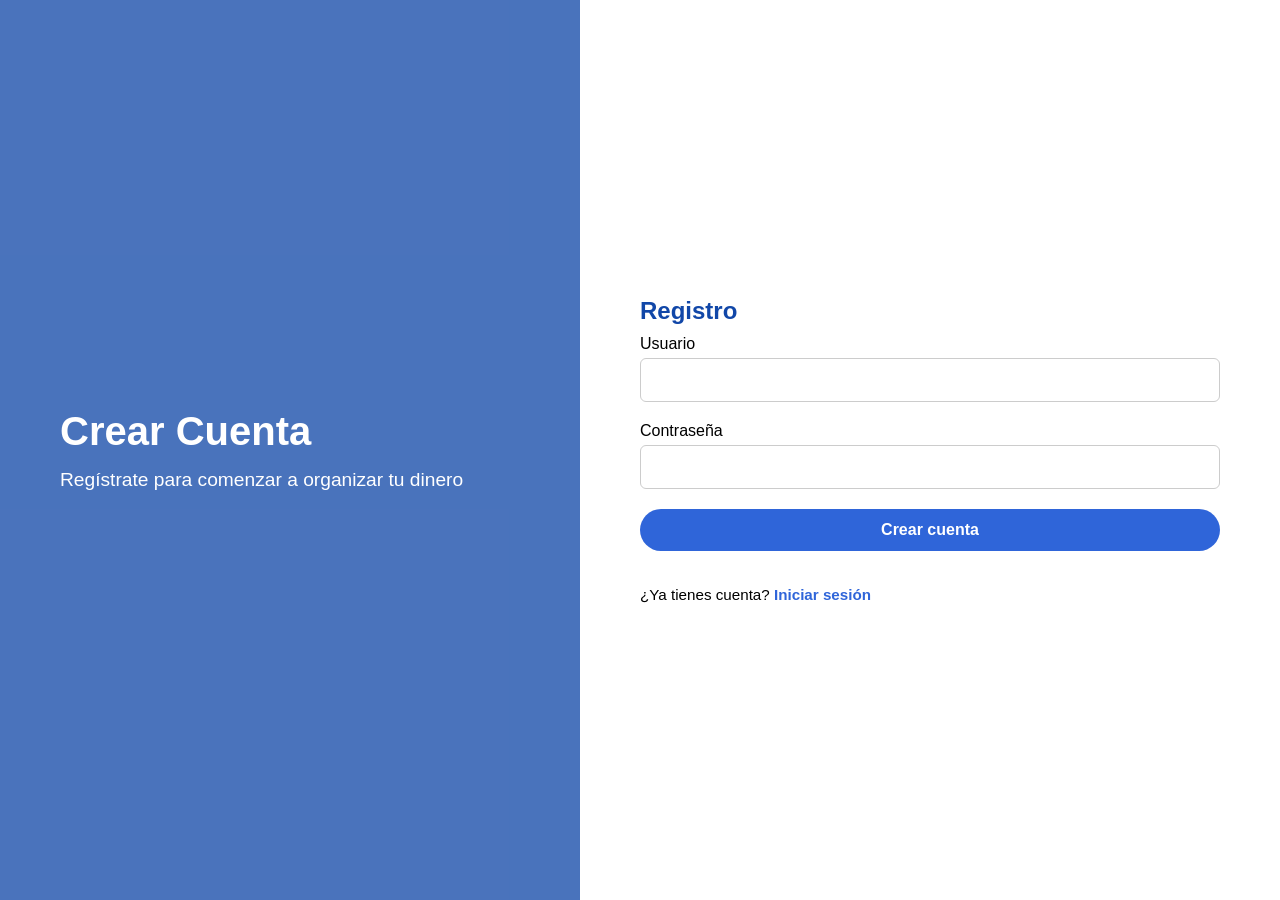
<file: registro.html>
<!DOCTYPE html>
<html lang="es">
<head>
    <meta charset="UTF-8">
    <title>Registro</title>
    <meta name="viewport" content="width=device-width, initial-scale=1.0">
    <link rel="stylesheet" href="registro.css">
</head>

<body>

<div class="login-contenedor">

    <div class="login-imagen">
        <div class="overlay">
            <h1>Crear Cuenta</h1>
            <p>Regístrate para comenzar a organizar tu dinero</p>
        </div>
    </div>

    <div class="login-caja">

        <h2>Registro</h2>

        <form id="registroForm">
            <label>Usuario</label>
            <input type="text" id="nuevoUsuario">

            <label>Contraseña</label>
            <input type="password" id="nuevaPassword">

            <button type="submit">Crear cuenta</button>

            <p id="mensajeRegistro" class="mensaje"></p>
        </form>

        <p class="extra">
            ¿Ya tienes cuenta?
            <a href="login.html">Iniciar sesión</a>
        </p>

    </div>

</div>

<script src="registro.js"></script>
</body>
</html>
</file>
<file: registro.css>
* {
    margin: 0;
    padding: 0;
    box-sizing: border-box;
    font-family: "Segoe UI", Arial, sans-serif;
}

body {
    background-color: #f4f6f9;
    min-height: 100vh;
}

/* BOTÓN REGRESAR */
.contenedor-regresar {
    position: absolute;
    top: 20px;
    left: 20px;
    z-index: 10;
}

.btn-principal {
    background-color: #2f65d9;
    color: white;
    padding: 10px 22px;
    border-radius: 25px;
    text-decoration: none;
    font-weight: bold;
    font-size: 0.95rem;
    transition: background-color 0.3s ease, transform 0.2s ease;
    display: inline-block;
}

.btn-principal:hover {
    background-color: #1e4fbf;
    transform: scale(1.05);
}

/* CONTENEDOR */
.login-contenedor {
    display: flex;
    min-height: 100vh;
}

/* LADO IMAGEN */
.login-imagen {
    flex: 1;
    background-image: url("https://images.unsplash.com/photo-1554224155-8d04cb21cd6c");
    background-size: cover;
    background-position: center;
    position: relative;
}

/* OVERLAY */
.overlay {
    background: rgba(17, 71, 168, 0.75);
    color: white;
    height: 100%;
    padding: 80px 60px;
    display: flex;
    flex-direction: column;
    justify-content: center;
}

.overlay h1 {
    font-size: 2.5rem;
    margin-bottom: 15px;
}

.overlay p {
    font-size: 1.2rem;
}

/* CAJA LOGIN */
.login-caja {
    flex: 1;
    background-color: white;
    padding: 80px 60px;
    display: flex;
    flex-direction: column;
    justify-content: center;
    animation: aparecer 0.6s ease;
}

@keyframes aparecer {
    from {
        opacity: 0;
        transform: translateX(20px);
    }
    to {
        opacity: 1;
        transform: translateX(0);
    }
}

.login-caja h2 {
    color: #1147a8;
    margin-bottom: 10px;
}

.subtexto {
    margin-bottom: 30px;
    color: #555;
}

/* FORM */
form {
    display: flex;
    flex-direction: column;
}

label {
    margin-bottom: 5px;
    font-weight: 500;
}

input {
    padding: 12px;
    margin-bottom: 20px;
    border-radius: 6px;
    border: 1px solid #ccc;
    font-size: 1rem;
    transition: 0.3s;
}

input:focus {
    outline: none;
    border-color: #2f65d9;
    box-shadow: 0 0 5px rgba(47, 101, 217, 0.4);
}

button {
    background-color: #2f65d9;
    color: white;
    padding: 12px;
    border: none;
    border-radius: 25px;
    font-size: 1rem;
    cursor: pointer;
    font-weight: bold;
    transition: 0.3s;
}

button:hover {
    background-color: #1e4fbf;
}

button.cargando {
    background-color: #999;
    cursor: not-allowed;
}

/* MENSAJES */
.mensaje {
    margin-top: 10px;
    font-size: 0.9rem;
    font-weight: 500;
}

.mensaje.error {
    color: #e63946;
}

.mensaje.exito {
    color: #2a9d8f;
}

/* TEXTO EXTRA */
.extra {
    margin-top: 25px;
    font-size: 0.95rem;
}

.extra a {
    color: #2f65d9;
    font-weight: bold;
    text-decoration: none;
}

.extra a:hover {
    text-decoration: underline;
}

/* RESPONSIVE */
@media (max-width: 900px) {
    .login-contenedor {
        flex-direction: column;
    }

    .login-imagen {
        height: 260px;
    }

    .overlay {
        padding: 40px 25px;
        text-align: center;
    }

    .login-caja {
        padding: 50px 30px;
    }
}
</file>
